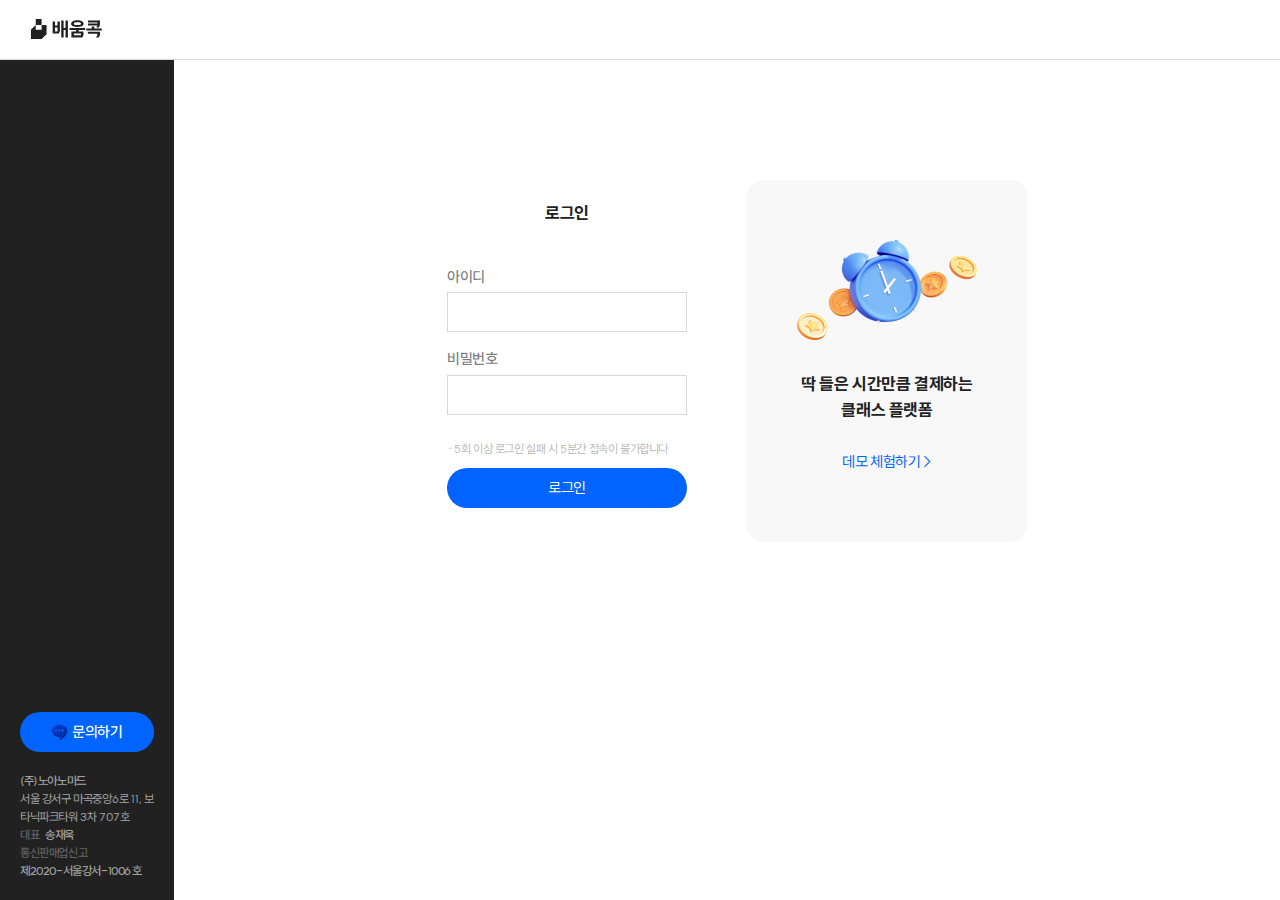
<file: index.html>
<!doctype html>
<html lang="en">
<head>
    <meta charset="UTF-8">
    <meta name="viewport"
          content="width=device-width, user-scalable=no, initial-scale=1.0, maximum-scale=1.0, minimum-scale=1.0">
    <meta http-equiv="X-UA-Compatible" content="ie=edge">
    <link rel="stylesheet" href="css/main.css">
    <title>배움콕 B2B</title>
</head>
<body>
<!-- ~ <main> 사이에 태그 추가 시, style="height: 100%;" 포함 -->
<header class="header">
    <h1 class="logo"><a href="invoice.html"><span class="blind">배움콕</span></a></h1>
</header>
<nav id="nav" class="nav">
    <div class="nav__menu"></div>
    <footer class="footer">
        <a class="btn" href="mailto:partner@noah-nomad.com"><i></i>문의하기</a>
        <p>(주)노아노마드</p>
        <address>서울 강서구 마곡중앙6로 11, 보타닉파크타워 3차 707호</address>
        <dl><dt>대표</dt><dd>송재욱</dd></dl>
        <dl><dt>통신판매업신고</dt><dd>제2020-서울강서-1006호</dd></dl>
    </footer>
</nav>
<main class="main">
    <div class="login">
        <div class="form_wrap">
            <h2>로그인</h2>
            <div class="form">
                <ul class="form_ul">
                    <li class="form_li">
                        <div class="form_ttl"><span>아이디</span></div>
                        <div class="form_in">
                            <label class="input"><input type="text"></label>
                            <p class="valid">유효성 체크 문구</p><!--'on 추가'-->
                        </div>
                    </li>
                    <li class="form_li">
                        <div class="form_ttl"><span>비밀번호</span></div>
                        <div class="form_in">
                            <label class="input"><input type="password"></label>
                            <p class="valid">유효성 체크 문구</p><!--'on 추가'-->
                        </div>
                    </li>
                    <li>
                        <p class="hint">· 5회 이상 로그인 실패 시 5분간 접속이 불가합니다</p>
                        <button onclick="location.href='invoice.html'" class="btn">로그인</button>
                    </li>
                </ul>
            </div>
        </div>
        <div class="demo_intro">
            <div class="demo_intro__img"></div>
            <span>딱 들은 시간만큼 결제하는<br>클래스 플랫폼</span>
            <button onclick="location.href='invoice.html'" class="btn">데모 체험하기 ></button>
        </div>
    </div>
</main>
</body>
</html>
</file>
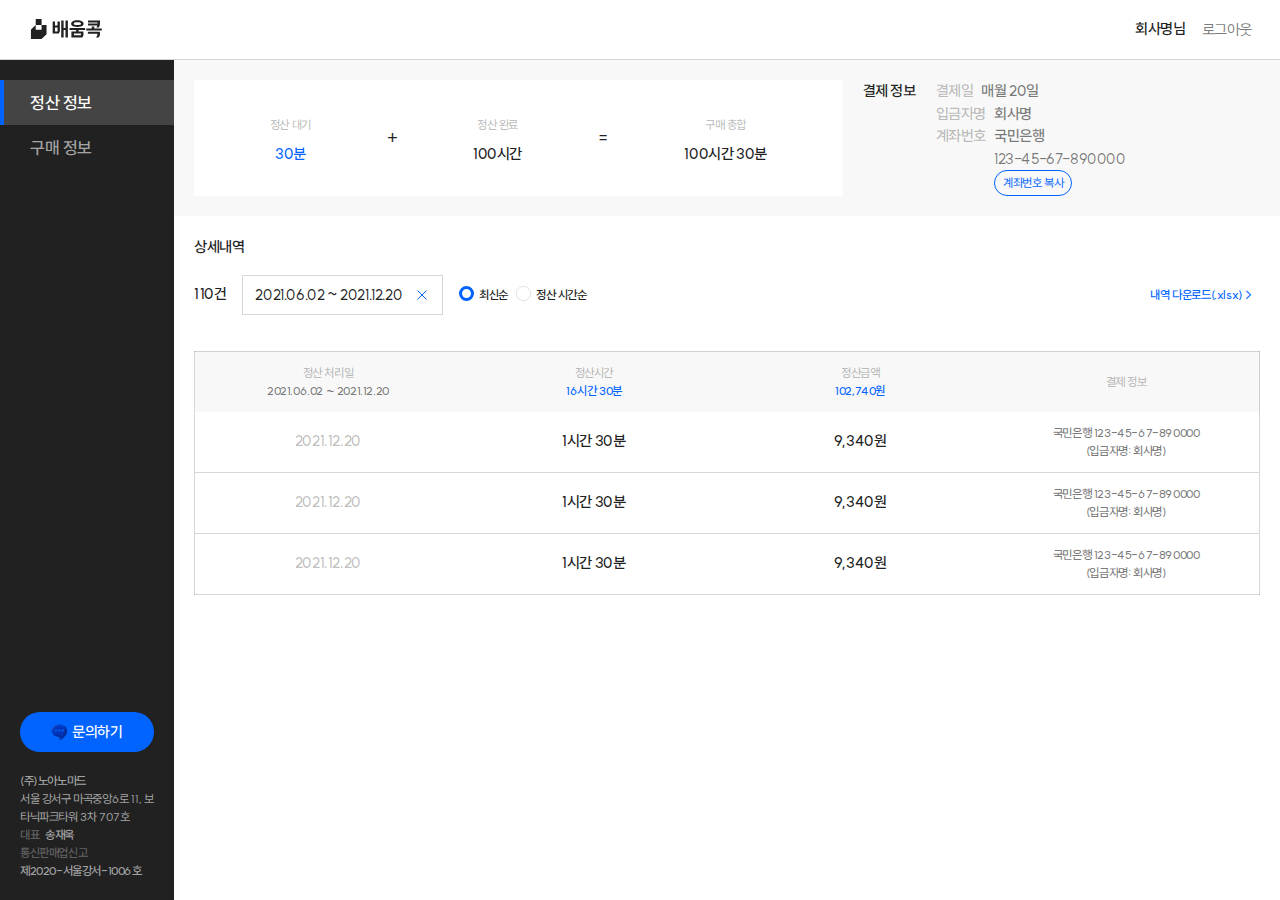
<file: invoice.html>
<!doctype html>
<html lang="en">
<head>
    <meta charset="UTF-8">
    <meta name="viewport"
          content="width=device-width, user-scalable=no, initial-scale=1.0, maximum-scale=1.0, minimum-scale=1.0">
    <meta http-equiv="X-UA-Compatible" content="ie=edge">
    <link rel="stylesheet" href="css/main.css">
    <title>배움콕 B2B</title>
</head>
<body>
<!-- ~ <main> 사이에 태그 추가 시, style="height: 100%;" 포함 -->
<header class="header">
    <h1 class="logo pc_only"><a href="invoice.html"><span class="blind">배움콕</span></a></h1>
    <button class="header__btn mo_only"
            onclick="setToggle(document.getElementById('nav'));setToggle(this)">
        <span></span>
        <span></span>
        <span></span>
        <span></span>
        <span class="blind">메뉴</span>
    </button>
    <div class="header__menu">
        <span>회사명님</span>
        <button onclick="location.href='index.html'">로그아웃</button>
    </div>
</header>
<nav id="nav" class="nav">
    <div class="nav__menu">
        <button onclick="location.href='invoice.html'" class="on">정산 정보</button><!-- 버튼 on/off -->
        <button onclick="location.href='purchase.html'">구매 정보</button>
    </div>
    <footer class="footer">
        <a class="btn" href="mailto:partner@noah-nomad.com"><i></i>문의하기</a>
        <p>(주)노아노마드</p>
        <address>서울 강서구 마곡중앙6로 11, 보타닉파크타워 3차 707호</address>
        <dl><dt>대표</dt><dd>송재욱</dd></dl>
        <dl><dt>통신판매업신고</dt><dd>제2020-서울강서-1006호</dd></dl>
    </footer>
</nav>
<main class="main">
    <div class="main__top">
        <div class="sum_info">
            <dl class="sum_info__box">
                <dt>정산 대기</dt>
                <dd><p class="on">30분</p></dd>
            </dl>
            <span>+</span>
            <dl class="sum_info__box">
                <dt>정산 완료</dt>
                <dd><p>100시간</p></dd>
            </dl>
            <span>=</span>
            <dl class="sum_info__box">
                <dt>구매 총합</dt>
                <dd><p>100시간 30분</p></dd>
            </dl>
        </div>
        <div class="invoice_info__wrap">
            <h2>결제 정보</h2>
            <div class="invoice_info">
                <dl>
                    <dt>결제일</dt>
                    <dd>매월 20일</dd>
                </dl>
                <dl>
                    <dt>입금자명</dt>
                    <dd>회사명</dd>
                </dl>
                <dl>
                    <dt>계좌번호</dt>
                    <dd>
                        <p>국민은행</p>
                        <input id="company_account" type="text" value="123-45-67-890000" disabled>
                        <button class="btn bo smaller" onclick="copyAccount(document.getElementById('company_account'))">계좌번호 복사</button>
                    </dd>
                </dl>
            </div>
        </div>
    </div>
    <div class="main__btm">
        <h2>상세내역</h2>
        <div class="main__tab">
            <p>110건</p>
            <!--<button class="datepicker">정산일로 검색</button>--><!-- 선택 전 -->
            <button class="datepicker on">2021.06.02 ~ 2021.12.20</button><!-- 선택 후 '.on' -->
            <div class="radio__wrap">
                <div class="radio"><label><input type="radio" name="sort" checked><span>최신순</span></label></div>
                <div class="radio"><label><input type="radio" name="sort"><span>정산 시간순</span></label></div>
            </div>
            <button class="text_btn">내역 다운로드(.xlsx) ></button>
        </div>
        <div class="table__wrap">
            <table class="table">
                <colgroup>
                    <col style="width: 25%">
                    <col style="width: 25%">
                    <col style="width: 25%">
                    <col style="width: 25%">
                </colgroup>
                <thead>
                    <tr>
                        <th><p>정산 처리일<br><span class="small">2021.06.02 ~ 2021.12.20</span></p></th>
                        <th><p>정산시간<br><em>16시간 30분</em></p></th>
                        <th><p>정산금액<br><em>102,740원</em></p></th>
                        <th><p>결제 정보</p></th>
                    </tr>
                </thead>
                <tbody>
                    <tr>
                        <td><p>2021.12.20</p></td>
                        <td><p class="on">1시간 30분</p></td>
                        <td><p class="on">9,340원</p></td>
                        <td><p class="small">국민은행 123-45-67-890000<br>(입금자명: 회사명)</p></td>
                    </tr>
                    <tr>
                        <td><p>2021.12.20</p></td>
                        <td><p class="on">1시간 30분</p></td>
                        <td><p class="on">9,340원</p></td>
                        <td><p class="small">국민은행 123-45-67-890000<br>(입금자명: 회사명)</p></td>
                    </tr>
                    <tr>
                        <td><p>2021.12.20</p></td>
                        <td><p class="on">1시간 30분</p></td>
                        <td><p class="on">9,340원</p></td>
                        <td><p class="small">국민은행 123-45-67-890000<br>(입금자명: 회사명)</p></td>
                    </tr>
                </tbody>
            </table>
        </div>
    </div>
</main>
<script>
    // on 토글
    function setToggle($el) {
        $el.classList.toggle('on');
    }

    // 계좌번호 복사
    function copyAccount($el) {
        $el.select();
        $el.setSelectionRange(0, 99999);
        navigator.clipboard.writeText($el.value);
    }
</script>
</body>
</html>
</file>
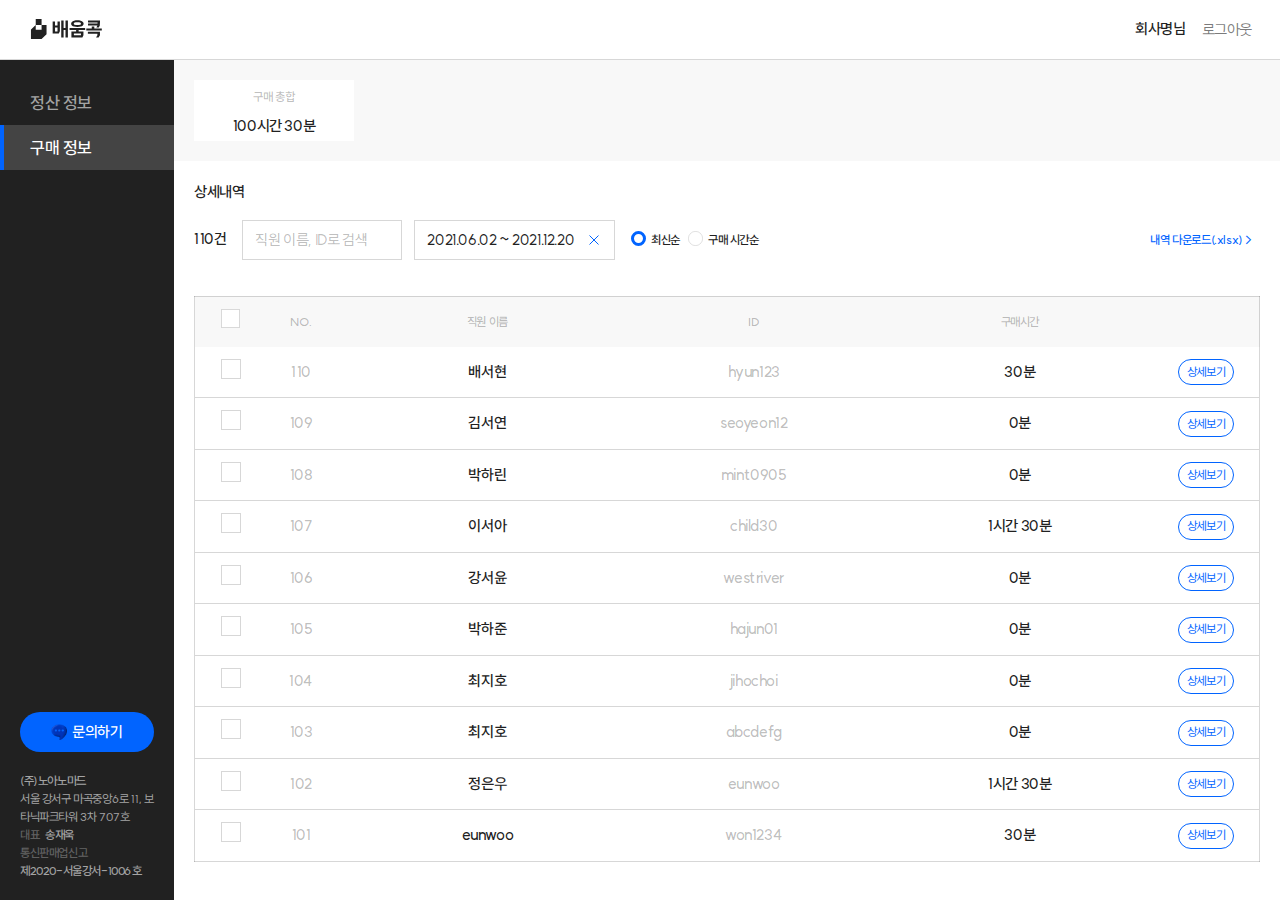
<file: purchase.html>
<!doctype html>
<html lang="en">
<head>
    <meta charset="UTF-8">
    <meta name="viewport"
          content="width=device-width, user-scalable=no, initial-scale=1.0, maximum-scale=1.0, minimum-scale=1.0">
    <meta http-equiv="X-UA-Compatible" content="ie=edge">
    <link rel="stylesheet" href="css/main.css">
    <title>배움콕 B2B</title>
</head>
<body>
<!-- ~ <main> 사이에 태그 추가 시, style="height: 100%;" 포함 -->
<header class="header">
    <h1 class="logo pc_only"><a href="invoice.html"><span class="blind">배움콕</span></a></h1>
    <button class="header__btn mo_only"
            onclick="setToggle(document.getElementById('nav'));setToggle(this)">
        <span></span>
        <span></span>
        <span></span>
        <span></span>
        <span class="blind">메뉴</span>
    </button>
    <div class="header__menu">
        <span>회사명님</span>
        <button onclick="location.href='index.html'">로그아웃</button>
    </div>
</header>
<nav id="nav" class="nav">
    <div class="nav__menu">
        <button onclick="location.href='invoice.html'">정산 정보</button><!-- 버튼 on/off -->
        <button onclick="location.href='purchase.html'" class="on">구매 정보</button>
    </div>
    <footer class="footer">
        <a class="btn" href="mailto:partner@noah-nomad.com"><i></i>문의하기</a>
        <p>(주)노아노마드</p>
        <address>서울 강서구 마곡중앙6로 11, 보타닉파크타워 3차 707호</address>
        <dl><dt>대표</dt><dd>송재욱</dd></dl>
        <dl><dt>통신판매업신고</dt><dd>제2020-서울강서-1006호</dd></dl>
    </footer>
</nav>
<main class="main">
    <div class="main__top">
        <div class="sum_info fixed">
            <dl class="sum_info__box">
                <dt>구매 총합</dt>
                <dd><p>100시간 30분</p></dd>
            </dl>
        </div>
    </div>
    <div class="main__btm">
        <h2>상세내역</h2>
        <div class="main__tab">
            <p>110건</p>
            <div class="input_wrap">
                <input type="text" placeholder="직원 이름, ID로 검색">
                <!--<button class="datepicker">정산일로 검색</button>--><!-- 선택 전 -->
                <button class="datepicker on">2021.06.02 ~ 2021.12.20</button><!-- 선택 후 '.on' -->
            </div>
            <div class="radio__wrap">
                <div class="radio"><label><input type="radio" name="sort" checked><span>최신순</span></label></div>
                <div class="radio"><label><input type="radio" name="sort"><span>구매 시간순</span></label></div>
            </div>
            <button class="text_btn">내역 다운로드(.xlsx) ></button>
        </div>
        <div class="table__wrap">
            <table class="table">
                <colgroup>
                    <col style="width: 5%">
                    <col style="width: 10%">
                    <col style="width: 25%">
                    <col style="width: 25%">
                    <col style="width: 25%">
                    <col style="width: 10%">
                </colgroup>
                <thead>
                    <tr>
                        <th><div class="checkbox"><label><input type="checkbox"></label></div></th>
                        <th><p>NO.</p></th>
                        <th><p>직원 이름</p></th>
                        <th><p>ID</p></th>
                        <th><p>구매시간</p></th>
                        <th><p></p></th>
                    </tr>
                </thead>
                <tbody>
                    <!-- 데이터 없을 때 -->
                    <!--<tr>
                        <td colspan="6">데이터가 아직 없습니다.</td>
                    </tr>-->

                    <!-- 데이터 있을 때 -->
                    <tr>
                        <td><div class="checkbox"><label><input type="checkbox"></label></div></td>
                        <td><p>110</p></td>
                        <td><p class="on">배서현</p></td>
                        <td><p>hyun123</p></td>
                        <td><p class="on">30분</p></td>
                        <td><p><button onclick="setToggle(document.getElementById('purchase_modal'));scrollPrevent();"
                                       class="btn bo smaller">상세보기</button></p></td>
                    </tr>
                    <tr>
                        <td><div class="checkbox"><label><input type="checkbox"></label></div></td>
                        <td><p>109</p></td>
                        <td><p class="on">김서연</p></td>
                        <td><p>seoyeon12</p></td>
                        <td><p class="on">0분</p></td>
                        <td><p><button onclick="setToggle(document.getElementById('purchase_modal'));scrollPrevent();"
                                       class="btn bo smaller">상세보기</button></p></td>
                    </tr>
                    <tr>
                        <td><div class="checkbox"><label><input type="checkbox"></label></div></td>
                        <td><p>108</p></td>
                        <td><p class="on">박하린</p></td>
                        <td><p>mint0905</p></td>
                        <td><p class="on">0분</p></td>
                        <td><p><button onclick="setToggle(document.getElementById('purchase_modal'));scrollPrevent();"
                                       class="btn bo smaller">상세보기</button></p></td>
                    </tr>
                    <tr>
                        <td><div class="checkbox"><label><input type="checkbox"></label></div></td>
                        <td><p>107</p></td>
                        <td><p class="on">이서아</p></td>
                        <td><p>child30</p></td>
                        <td><p class="on">1시간 30분</p></td>
                        <td><p><button onclick="setToggle(document.getElementById('purchase_modal'));scrollPrevent();"
                                       class="btn bo smaller">상세보기</button></p></td>
                    </tr>
                    <tr>
                        <td><div class="checkbox"><label><input type="checkbox"></label></div></td>
                        <td><p>106</p></td>
                        <td><p class="on">강서윤</p></td>
                        <td><p>westriver</p></td>
                        <td><p class="on">0분</p></td>
                        <td><p><button onclick="setToggle(document.getElementById('purchase_modal'));scrollPrevent();"
                                       class="btn bo smaller">상세보기</button></p></td>
                    </tr>
                    <tr>
                        <td><div class="checkbox"><label><input type="checkbox"></label></div></td>
                        <td><p>105</p></td>
                        <td><p class="on">박하준</p></td>
                        <td><p>hajun01</p></td>
                        <td><p class="on">0분</p></td>
                        <td><p><button onclick="setToggle(document.getElementById('purchase_modal'));scrollPrevent();"
                                       class="btn bo smaller">상세보기</button></p></td>
                    </tr>
                    <tr>
                        <td><div class="checkbox"><label><input type="checkbox"></label></div></td>
                        <td><p>104</p></td>
                        <td><p class="on">최지호</p></td>
                        <td><p>jihochoi</p></td>
                        <td><p class="on">0분</p></td>
                        <td><p><button onclick="setToggle(document.getElementById('purchase_modal'));scrollPrevent();"
                                       class="btn bo smaller">상세보기</button></p></td>
                    </tr>
                    <tr>
                        <td><div class="checkbox"><label><input type="checkbox"></label></div></td>
                        <td><p>103</p></td>
                        <td><p class="on">최지호</p></td>
                        <td><p>abcdefg</p></td>
                        <td><p class="on">0분</p></td>
                        <td><p><button onclick="setToggle(document.getElementById('purchase_modal'));scrollPrevent();"
                                       class="btn bo smaller">상세보기</button></p></td>
                    </tr>
                    <tr>
                        <td><div class="checkbox"><label><input type="checkbox"></label></div></td>
                        <td><p>102</p></td>
                        <td><p class="on">정은우</p></td>
                        <td><p>eunwoo</p></td>
                        <td><p class="on">1시간 30분</p></td>
                        <td><p><button onclick="setToggle(document.getElementById('purchase_modal'));scrollPrevent();"
                                       class="btn bo smaller">상세보기</button></p></td>
                    </tr>
                    <tr>
                        <td><div class="checkbox"><label><input type="checkbox"></label></div></td>
                        <td><p>101</p></td>
                        <td><p class="on">eunwoo</p></td>
                        <td><p>won1234</p></td>
                        <td><p class="on">30분</p></td>
                        <td><p><button onclick="setToggle(document.getElementById('purchase_modal'));scrollPrevent();"
                                       class="btn bo smaller">상세보기</button></p></td>
                    </tr>
                </tbody>
            </table>
        </div>
    </div>
</main>
<script>
    // on 토글
    function setToggle($el) {
        $el.classList.toggle('on');
    }

    // 스크롤 방지
    function scrollPrevent() {
        document.documentElement.classList.toggle('scroll-prevent');
    }
</script>
</body>
</html>
</file>
<file: css/main.css>
@charset "UTF-8";
.bank_info dl dt, .bank_info dl small, .sum_info dt, .sum_info dd em, .main__tab .radio, .footer, .table em, .table .small, .table th, .usertype_guide__con small, .usertype, .valid, .text_btn {
  font-size: 1.2rem;
  font-weight: 500;
}

.usertype_guide, .checkbox, .radio {
  font-size: 1.5rem;
  font-weight: 500;
}

.tutor_info__ttl, .nav button {
  font-size: 1.7rem;
  font-weight: 500;
}

.form_wrap h2 {
  font-size: 1.7rem;
  font-weight: 700;
}

@font-face {
  font-family: SUIT;
  font-style: normal;
  font-weight: 400;
  src: url("../font/SUIT-Regular.woff2");
}
@font-face {
  font-family: SUIT;
  font-style: normal;
  font-weight: 500;
  src: url("../font/SUIT-Medium.woff2");
}
@font-face {
  font-family: SUIT;
  font-style: normal;
  font-weight: 700;
  src: url("../font/SUIT-Bold.woff2");
}
html {
  font-family: SUIT, sans-serif;
  font-size: 62.5%;
  line-height: 1.5;
  box-sizing: border-box;
  letter-spacing: -0.04em;
  word-break: break-all;
  color: #212121;
  -webkit-tap-highlight-color: transparent;
  -webkit-text-size-adjust: 100%;
  background-repeat: no-repeat;
}

@media (max-width: 320px) {
  html {
    font-size: 56.25%;
  }
}
/*@media (min-width: 376px) and (max-width: 768px) {
    html {
        font-size: 68.75%; //font-size 11px로 지정(아이폰 x 대응)
    }
}*/
body {
  font-size: 1.5rem;
  font-weight: 500;
}

* {
  margin: 0;
  padding: 0;
  font-family: inherit;
  font-size: inherit;
  box-sizing: inherit;
  letter-spacing: inherit;
  word-break: inherit;
  color: inherit;
  background-repeat: inherit;
}

button {
  display: block;
  width: 100%;
  border: 0;
  border-radius: 0;
  cursor: pointer;
  background-color: transparent;
}

img {
  display: block;
  width: 100%;
}

a {
  text-decoration: none;
  color: inherit;
  cursor: pointer;
}
dl, ul, ol, li {
  list-style: none;
}

table {
  border-collapse: collapse;
  border-spacing: 0;
}

h1, h2, h3, h4, h5, h6 {
  font-weight: inherit;
}

address, caption, cite, code, dfn, em, var {
  font-style: normal;
  font-weight: normal;
}

:placeholder-shown {
  text-overflow: ellipsis;
}

*[role=button] {
  cursor: pointer;
}

input, textarea, select, *[role=button] {
  width: 100%;
  -webkit-appearance: none;
  -webkit-border-radius: 0;
}
input:disabled, textarea:disabled, select:disabled, *[role=button]:disabled {
  opacity: 1;
}

label, textarea {
  display: block;
}

input[type=checkbox], input[type=radio] {
  position: absolute;
  top: 0;
  left: 0;
  display: inline-block;
  border: 0;
  cursor: pointer;
}
.checkbox label, .radio label {
  position: relative;
  display: inline-block;
  cursor: pointer;
}

input[type=search]::-webkit-search-cancel-button {
  display: none;
}
input[type=number] {
  -moz-appearance: textfield;
}
input[type=number]::-webkit-inner-spin-button, input[type=number]::-webkit-outer-spin-button {
  -webkit-appearance: none;
  -moz-appearance: none;
  appearance: none;
}
input::-ms-clear {
  display: none;
}

textarea {
  resize: none;
}

fieldset {
  border: 0;
}

::selection {
  background-color: #0164FF;
  color: white;
}

.blind {
  position: absolute;
  clip: rect(0 0 0 0);
  width: 1px;
  height: 1px;
  margin: -1px;
  overflow: hidden;
}

.pc_only {
  display: block;
}
@media (max-width: 767px) {
  .pc_only {
    display: none;
  }
}

.mo_only {
  display: none;
}
@media (max-width: 767px) {
  .mo_only {
    display: block;
  }
}

.scroll-prevent {
  overflow: hidden;
  height: 100vh;
}

i {
  display: inline-block;
}

button i {
  margin-left: 0.666666em;
  width: 1.066666em;
  height: 1.066666em;
  vertical-align: text-top;
}

.btn.login {
  margin-top: 0.8rem;
  height: 5.4rem;
}

.text_btn {
  padding: 0.8rem;
  width: auto;
  color: #0164FF;
}
.text_btn:hover {
  background-color: #fafafa;
}
.text_btn:active {
  background-color: #f2f2f2;
}

.btn {
  display: block;
  padding: 0 1.2rem;
  height: 4rem;
  border: 1px solid transparent;
  border-radius: 10rem;
  background-color: #0164FF;
  font-size: 1.5rem;
  color: #fff;
  word-break: keep-all;
  line-height: 1.2;
}
.btn:hover {
  background-color: #0060f6;
}
.btn:active {
  background-color: #005ae7;
}
.btn:disabled {
  border-color: rgba(33, 33, 33, 0.3);
  background-color: rgba(33, 33, 33, 0.3);
  color: #fff;
  cursor: default;
}
.bo.btn {
  border-color: #0164FF;
  background-color: #fff;
  color: #0164FF;
}
.bo.btn:hover {
  background-color: #fafafa;
}
.bo.btn:active {
  background-color: #f2f2f2;
}
.bo.btn:disabled {
  border-color: rgba(33, 33, 33, 0.3);
  background-color: rgba(33, 33, 33, 0.18);
  color: rgba(33, 33, 33, 0.3);
}
.bo.grey.btn {
  border-color: rgba(33, 33, 33, 0.3);
  color: rgba(33, 33, 33, 0.6);
}
.smaller.btn {
  padding: 0 0.8rem;
  height: 2.6rem;
  font-size: 1.2rem;
}

.logo {
  position: relative;
  background-image: url("../img/logo_header.svg");
  background-size: 100% auto;
}
.logo > * {
  display: block;
  padding-top: 28%;
}

.form_wrap {
  margin: 2rem auto;
  padding: 2rem;
  width: 28rem;
  max-width: 100%;
}
.form_wrap h2 {
  margin: 5.4rem 0 4rem;
  text-align: center;
}
.form_li {
  display: flex;
  flex-wrap: wrap;
  margin-bottom: 1.6rem;
}
.form_li > * {
  flex: 0 0 auto;
}
.form_li .form_in {
  flex: 1 1 auto;
}
.form_li:last-child {
  margin-bottom: 0;
}
.form_li input {
  height: 4rem;
}
@media (max-width: 767px) {
  .form_li input {
    height: 4rem;
  }
}
.form_ttl {
  display: flex;
  align-items: center;
  margin-bottom: 0.4rem;
  width: 100%;
  color: rgba(33, 33, 33, 0.6);
}
.form_in {
  width: 100%;
  min-height: 4rem;
}
.form_in > * {
  margin-top: 0.4rem;
}
.form_in > *:first-child {
  margin-top: 0;
}
@media (max-width: 767px) {
  .form_in {
    min-height: 4rem;
  }
}
.form .btn {
  height: 4rem;
}
@media (max-width: 767px) {
  .form .btn {
    height: 4rem;
  }
}

/*바인딩*/
.bind {
  display: flex;
  align-items: center;
  padding: 0.6rem 1rem;
  min-height: 4rem;
  font-weight: 700;
}

.hint {
  padding: 0.8em 0;
  font-size: 1.2rem;
  font-weight: 500;
  color: rgba(33, 33, 33, 0.3);
  word-break: keep-all;
}

/*유효성문구*/
.valid {
  display: none;
  color: #F02E19;
}
.valid.on {
  display: flex;
}
.valid i {
  flex: 0 0 auto;
  margin: 0.083333em 0.4rem 0.083333em 0;
  width: 1.333333em;
  height: 1.333333em;
  vertical-align: text-top;
}

textarea, input {
  white-space: nowrap;
  overflow: hidden;
  text-overflow: ellipsis;
  word-break: break-all;
  border: 1px solid rgba(33, 33, 33, 0.18);
  background-color: white;
}
textarea::placeholder, input::placeholder {
  font-weight: 400;
  color: rgba(33, 33, 33, 0.3);
}

input {
  padding: 0 0.8em;
  min-height: 4rem;
}
@media (max-width: 767px) {
  input {
    padding: 0 0.4em;
  }
}

textarea {
  padding: 0.6em 0.8em;
  height: 24rem;
  white-space: pre-line;
}

.checkbox input, .radio input {
  padding: 0;
  width: 1.333333em;
  height: 1.33333em;
  min-height: unset;
  background: url("../img/i_ch.svg") no-repeat;
  background-size: contain;
}
.checkbox input:checked, .radio input:checked {
  border: 0;
  background-image: url("../img/i_ched.svg");
}
.checkbox label, .radio label {
  min-height: 1.333333em;
}
.checkbox label > span, .radio label > span {
  padding-left: 1.666666em;
}

.radio input {
  background-image: url("../img/i_rd.svg");
}
.radio input:checked {
  background-image: url("../img/i_rded.svg");
}
.radio__wrap {
  display: flex;
  gap: 0.8rem;
}

.select, .datepicker {
  position: relative;
  white-space: nowrap;
  overflow: hidden;
  text-overflow: ellipsis;
  word-break: break-all;
  padding: 0.8rem 4rem 0.8rem 1.2rem;
  height: 4rem;
  border: 1px solid rgba(33, 33, 33, 0.18);
  background: url("../img/i_select_c.svg") no-repeat center right 1.2rem;
  background-size: 1.6rem;
  text-align: left;
}
.select:hover, .datepicker:hover {
  background-color: #fafafa;
}
.select:active, .datepicker:active {
  background-color: #f2f2f2;
}
@media (max-width: 767px) {
  .select, .datepicker {
    padding: 0.8rem 3.2rem 0.8rem 0.8rem;
    background-position: center right 0.8rem;
  }
}

.datepicker {
  background-image: url("../img/i_calendar_c.svg");
  color: rgba(33, 33, 33, 0.3);
}
.datepicker.on {
  background-image: url("../img/i_x_c.svg");
  color: #212121;
}

.usertype {
  position: relative;
  display: flex;
  align-items: center;
  width: auto;
}
.usertype .tag {
  display: flex;
  align-items: center;
  padding: 0 0.666666em;
  height: 1.666666em;
  background: #0164FF;
  color: white;
}
.usertype i {
  margin-left: 0.333333em;
  width: 1.333333em;
  height: 1.333333em;
  background: url("../img/i_info.svg") no-repeat;
  background-size: contain;
  opacity: 0.18;
}
.usertype_guide {
  z-index: 5;
  position: absolute;
  top: 0;
  left: 70%;
  display: none;
  width: 30rem;
  border: 1px solid #212121;
  background: white;
  color: #212121;
}
.usertype_guide.on {
  display: block;
}
.usertype_guide.left {
  left: unset;
  right: 0;
}
.usertype_guide__ttl {
  display: flex;
  justify-content: center;
  align-items: center;
  height: 4.8rem;
  border-bottom: 1px solid rgba(33, 33, 33, 0.18);
}
.usertype_guide__con {
  padding: 1.6rem 2rem;
  color: rgba(33, 33, 33, 0.6);
  text-align: left;
}
.usertype_guide__con ul {
  display: flex;
  gap: 2rem;
}
.usertype_guide__con ul > * {
  flex: 0 0 auto;
}
.usertype_guide__con b {
  display: inline-block;
  margin-bottom: 0.8rem;
  color: #212121;
}
.usertype_guide__con em {
  color: #0164FF;
}
.usertype_guide__con small {
  display: flex;
  margin-top: 1.6rem;
  color: rgba(33, 33, 33, 0.3);
  word-break: keep-all;
}
.usertype_guide__con small:before {
  content: "·";
}
@media (max-width: 767px) {
  .usertype_guide, .usertype_guide.left {
    position: fixed;
    transform: translate(-50%, -50%);
    top: 50%;
    left: 50%;
  }
}

.table {
  width: 100%;
  min-width: 54rem;
  border: 1px solid rgba(33, 33, 33, 0.18);
}
.table__wrap {
  overflow: auto;
}
.table__ttl {
  position: sticky;
  top: unset;
  left: 0;
  margin-bottom: 1.6rem;
  color: rgba(33, 33, 33, 0.6);
}
.table__ttl b {
  margin-right: 0.4rem;
  color: #0164FF;
}
.table__pagination {
  position: sticky;
  left: 0;
  right: 0;
  bottom: 0;
  display: flex;
  justify-content: center;
  padding-top: 4rem;
  color: rgba(33, 33, 33, 0.3);
}
.table__pagination button {
  flex: 0 0 auto;
  padding: 0 1.2rem;
  min-width: 3.2rem;
  width: auto;
  height: 3.2rem;
}
.table__pagination button:hover {
  background-color: #fafafa;
}
.table__pagination button:active {
  background-color: #f2f2f2;
}
.table__pagination button.on {
  color: #0164FF;
}
.table th {
  padding: 1.2rem;
  background: #F8F8F8;
  color: rgba(33, 33, 33, 0.3);
}
.table td {
  padding: 1.2rem 0.4rem;
  text-align: center;
  color: rgba(33, 33, 33, 0.3);
}
.table tbody tr {
  border-bottom: 0.8px solid rgba(33, 33, 33, 0.18);
}
.table tbody tr:last-child {
  border-bottom: 0;
}
.table tbody tr .btn {
  margin: 0 auto;
  width: auto;
}
.table .ttl {
  display: flex;
  gap: 0.4rem;
  padding: 1.2rem;
  text-align: left;
  color: #212121;
}
.table .ttl b {
  flex: 0 0 auto;
  color: #0164FF;
}
.table .on {
  color: #212121;
}
.table .small {
  color: rgba(33, 33, 33, 0.6);
}
.table em {
  color: #0164FF;
}

.modal_wrap {
  transition-property: top;
  transition-duration: 0.5s;
  transition-delay: 0.2s;
  z-index: 40;
  position: fixed;
  top: 100%;
  left: 0;
  right: 0;
  bottom: 0;
}
.modal_wrap::before {
  transition-property: opacity;
  transition-duration: 0.2s;
  transition-delay: 0s;
  content: "";
  display: block;
  height: 100%;
  background-color: rgba(33, 33, 33, 0.6);
  opacity: 0;
}
.modal__inner {
  transition-property: top;
  transition-duration: 0.2s;
  transition-delay: 0s;
  position: absolute;
  top: 100%;
  left: 0;
  right: 0;
  display: flex;
  height: 100%;
  justify-content: center;
  align-items: center;
}

.modal_wrap.on {
  transition-property: top;
  transition-duration: 0.2s;
  transition-delay: 0s;
  top: 0;
}
.modal_wrap.on::before {
  transition-property: opacity;
  transition-duration: 0.3s;
  transition-delay: 0.2s;
  opacity: 1;
}
.modal_wrap.on .modal__inner {
  transition-property: top;
  transition-duration: 0.3s;
  transition-delay: 0.2s;
  top: 0;
}
.modal {
  display: flex;
  flex-direction: column;
  margin: 0 12.5%;
  width: 100%;
  max-height: 90%;
  background-color: #fff;
  overflow: auto;
}
.modal > * {
  flex: 0 0 auto;
}
.modal__con {
  flex: 1 1 auto;
}
@media (max-width: 767px) {
  .modal {
    margin: 0;
    height: 100%;
    max-height: unset;
    border-radius: 0;
  }
}
.modal__head {
  position: relative;
  display: flex;
  align-items: center;
  gap: 1.2rem;
  min-height: 6rem;
  padding: 1rem 2rem;
  color: rgba(33, 33, 33, 0.3);
}
@media (max-width: 767px) {
  .modal__head {
    min-height: 4rem;
  }
}
.modal__head .ttl {
  flex: 1 1 auto;
  display: flex;
  align-items: center;
}
.modal__head b {
  font-size: 1.7rem;
  color: #212121;
  font-weight: 700;
}
.modal__head em {
  margin: 0 0.8rem;
  color: rgba(33, 33, 33, 0.6);
}
.modal__con {
  overflow-y: auto;
}
.modal .main__tab {
  padding-left: 2rem;
  padding-right: 2rem;
}
.modal .btn_close {
  flex: 0 0 auto;
  display: inline-block;
  width: 2.4rem;
  height: 2.4rem;
  background: url("../img/i_xbox.svg") no-repeat;
  background-size: cover;
}
.modal .table__wrap {
  padding: 2rem;
}

html {
  height: 100%;
}

body {
  display: flex;
  flex-direction: column;
  height: 100%;
}

.header {
  z-index: 10;
  position: sticky;
  top: 0;
  left: 0;
  right: 0;
  display: flex;
  justify-content: space-between;
  align-items: center;
  height: 6rem;
  padding: 0 2rem 0 3rem;
  background-color: white;
  border-bottom: 1px solid rgba(33, 33, 33, 0.18);
  overflow: auto;
  transition: 0.2s padding;
}
.header > * {
  flex: 0 0 auto;
}
.header__btn {
  position: relative;
  padding: 0.2rem;
  width: 24px;
  height: 24px;
  transform: rotate(0deg);
  transition: 0.4s ease-in-out;
}
.header__btn span {
  position: absolute;
  top: unset;
  left: 0.4rem;
  width: 2rem;
  height: 1.8px;
  background: #212121;
  opacity: 1;
  transform: rotate(0deg);
  transition: 0.2s ease-in-out;
}
.header__btn span:nth-child(1) {
  top: 0.6rem;
}
.header__btn span:nth-child(2), .header__btn span:nth-child(3) {
  top: 1.2rem;
}
.header__btn span:nth-child(4) {
  top: 1.8rem;
}
.header__btn.on span:nth-child(1) {
  top: 1.2rem;
  left: 50%;
  width: 0;
}
.header__btn.on span:nth-child(2) {
  transform: rotate(45deg);
}
.header__btn.on span:nth-child(3) {
  transform: rotate(-45deg);
}
.header__btn.on span:nth-child(4) {
  top: 1.2rem;
  left: 50%;
  width: 0;
}
.header__menu {
  display: flex;
  align-items: center;
  margin-left: 2rem;
}
.header__menu button {
  margin-left: 0.8rem;
  padding: 0.8rem;
  width: auto;
  border-radius: 0.4rem;
  color: rgba(33, 33, 33, 0.6);
}
.header__menu button:hover {
  color: #0164FF;
}
.header__menu button:hover {
  background-color: #fafafa;
}
.header__menu button:active {
  background-color: #f2f2f2;
}
.header .logo {
  width: 7.2rem;
}
@media (max-width: 767px) {
  .header {
    padding: 0 0.8rem 0 1.6rem;
    transition: 0.2s padding;
  }
}

.nav {
  z-index: 10;
  position: fixed;
  top: 6rem;
  left: 0;
  right: unset;
  bottom: 0;
  display: flex;
  flex-direction: column;
  justify-content: space-between;
  padding: 2rem 0;
  width: 17.4rem;
  background: #212121;
  overflow: auto;
  transition: 0.2s left;
}
.nav button {
  padding: 1.2rem 0 1.2rem 2.6rem;
  border-left: 0.4rem solid transparent;
  color: rgba(255, 255, 255, 0.6);
  text-align: left;
}
.nav button.on {
  border-color: #0164FF;
  color: white;
  background: rgba(255, 255, 255, 0.16);
}
.nav button:hover {
  color: white;
}
@media (max-width: 767px) {
  .nav {
    left: -17.4rem;
    transition: 0.2s left;
  }
  .nav.on {
    left: 0;
  }
}

.footer {
  padding: 2rem;
  padding-bottom: 0;
  color: rgba(255, 255, 255, 0.6);
}
.footer a {
  display: flex;
  justify-content: center;
  align-items: center;
  margin-bottom: 2rem;
}
.footer a i {
  margin-right: 0.4rem;
  width: 1.133333em;
  height: 1.133333em;
  background: url("../img/i_send_mail.png") no-repeat;
  background-size: contain;
}
.footer dl {
  display: flex;
  flex-wrap: wrap;
}
.footer dt {
  padding-right: 0.5em;
  color: rgba(255, 255, 255, 0.3);
}

.main {
  flex: 1;
  padding-left: 17.4rem;
  overflow: auto;
  transition: 0.2s padding-left;
}
.main__top, .bank_info__wrap {
  display: flex;
  flex-wrap: wrap;
  gap: 2rem;
  align-items: stretch;
  padding: 2rem;
  background: #F8F8F8;
}
.main__btm {
  padding: 2rem;
}
.main__btm .table__wrap {
  padding: 2rem 0;
}
.main__tab {
  z-index: 1;
  position: sticky;
  top: 0;
  left: 0;
  right: 0;
  display: flex;
  flex-wrap: wrap;
  align-items: center;
  gap: 1.6rem;
  padding: 0.8rem 0;
  min-height: 7.2rem;
  background: white;
}
.main__tab .text_btn {
  flex: 0 0 auto;
  height: 4rem;
  border-radius: 0.4rem;
}
.main__tab .select, .main__tab .datepicker {
  flex: 1;
}
.main__tab .datepicker {
  flex: unset;
  width: auto;
  max-width: 100%;
}
.main__tab .input_wrap {
  display: flex;
  gap: 1.2rem;
  max-width: 100%;
}
.main__tab .input_wrap input {
  width: 16rem;
}
.main__tab .radio {
  color: #212121;
}
.main__tab .radio__wrap {
  flex: 1 0 auto;
}
@media (max-width: 767px) {
  .main__tab {
    gap: 1.2rem;
  }
  .main__tab .text_btn {
    height: 3rem;
  }
}
@media (max-width: 767px) {
  .main {
    padding-left: 0;
    transition: 0.2s padding-left;
  }
}

.tutor_info__ttl {
  display: flex;
  flex-wrap: wrap;
  gap: 0.4rem;
}
.tutor_info__ttl small {
  color: rgba(33, 33, 33, 0.3);
}
.tutor_info dl {
  display: flex;
  align-items: center;
  gap: 0.4rem;
  margin-top: 0.4rem;
  color: rgba(33, 33, 33, 0.6);
}
.tutor_info dl.phone {
  margin-top: 1.6rem;
}
.tutor_info dl.phone dt {
  background: url("../img/i_phone.svg") no-repeat;
}
.tutor_info dl.mail dt {
  background: url("../img/i_mail.svg") no-repeat;
}
.tutor_info dl dt {
  width: 1.066666em;
  height: 1.066666em;
  background-size: contain;
  opacity: 0.18;
}

.sum_info {
  flex: 1 0 auto;
  display: flex;
  flex-wrap: wrap;
  align-items: center;
  max-width: 100%;
  background: white;
}
.sum_info.fixed {
  flex: 0 0 auto;
}
.sum_info.fixed .sum_info__box {
  min-width: 16rem;
}
.sum_info__box {
  flex: 1 0 auto;
  padding: 0.8rem;
  text-align: center;
}
.sum_info dt {
  margin-bottom: 1.2rem;
  color: rgba(33, 33, 33, 0.3);
}
.sum_info dd {
  line-height: 1;
}
.sum_info .on {
  color: #0164FF;
}

.bank_info {
  position: relative;
  padding: 1.6rem 2rem;
  width: 22.6rem;
  max-width: 100%;
  height: 13.4rem;
  background: linear-gradient(108.84deg, #5A5A5A 0%, #323232 100%);
  border: 1px solid rgba(33, 33, 33, 0.18);
  border-radius: 0.8rem;
  box-shadow: inset -2px -2px 4px rgba(0, 0, 0, 0.25), inset 2px 2px 2px rgba(255, 255, 255, 0.6);
  color: white;
}
.bank_info__wrap {
  padding: 0;
  max-width: 100%;
}
.bank_info dl {
  display: flex;
  flex-direction: column;
  height: 100%;
}
.bank_info dl dt, .bank_info dl small {
  color: rgba(255, 255, 255, 0.6);
}
.bank_info dd {
  flex: 1 0 auto;
  display: flex;
  flex-direction: column;
  justify-content: center;
  align-items: center;
}
.bank_info dd small em {
  margin-left: 0.4rem;
  color: white;
}
.bank_info .usertype {
  position: absolute;
  top: 1.2rem;
  left: unset;
  right: 1.2rem;
}
.bank_info .usertype .tag {
  background-color: #212121;
}
.bank_info .usertype i {
  background-image: url("../img/i_info_w.svg");
}

/*b2b*/
.login {
  display: flex;
  justify-content: center;
  gap: 4rem;
  padding: 12rem 0;
}
.login .form_wrap {
  margin: 0;
}
.login .form_wrap h2 {
  margin-top: 0;
}
@media (max-width: 767px) {
  .login {
    flex-direction: column;
    padding: 4rem 0;
    align-items: center;
  }
}

.demo_intro {
  display: flex;
  flex-direction: column;
  justify-content: center;
  padding: 4rem;
  width: 28rem;
  border-radius: 1.6rem;
  background-color: #F8F8F8;
  font-size: 1.7rem;
  font-weight: 700;
  text-align: center;
}
.demo_intro__img {
  margin: 2rem auto;
  width: 18rem;
  padding-top: 55.555555%;
  background: url("../img/img_demo.png") no-repeat;
  background-size: contain;
}
.demo_intro .btn {
  margin: 2rem auto;
  width: 16rem;
  background-color: #F8F8F8;
  color: #0164FF;
}
.demo_intro .btn:hover:hover {
  background-color: #fdfdfd;
}
.demo_intro .btn:hover:active {
  background-color: white;
}

.invoice_info__wrap {
  display: flex;
  flex-wrap: wrap;
  gap: 2rem;
}
.invoice_info dl {
  display: flex;
}
.invoice_info dt {
  margin-right: 0.8rem;
  color: rgba(33, 33, 33, 0.3);
}
.invoice_info dd {
  color: rgba(33, 33, 33, 0.6);
}
.invoice_info dd .btn.bo {
  width: auto;
  background: #F8F8F8;
}
.invoice_info dd .btn.bo:hover {
  background-color: #f3f3f3;
}
.invoice_info dd .btn.bo:active {
  background-color: #ebebeb;
}

#company_account {
  padding: 0;
  min-height: unset;
  border: 0;
  background: transparent;
}

/*----------유튜브--------------------------------------------------------------------------------*/
.video-wrap {
  position: relative;
  padding-bottom: 56.25%;
  height: 0;
  overflow: hidden;
}
.video-wrap iframe,
.video-wrap object,
.video-wrap embed {
  position: absolute;
  top: 0;
  left: 0;
  width: 100%;
  height: 100%;
}

/*# sourceMappingURL=main.css.map */
</file>
